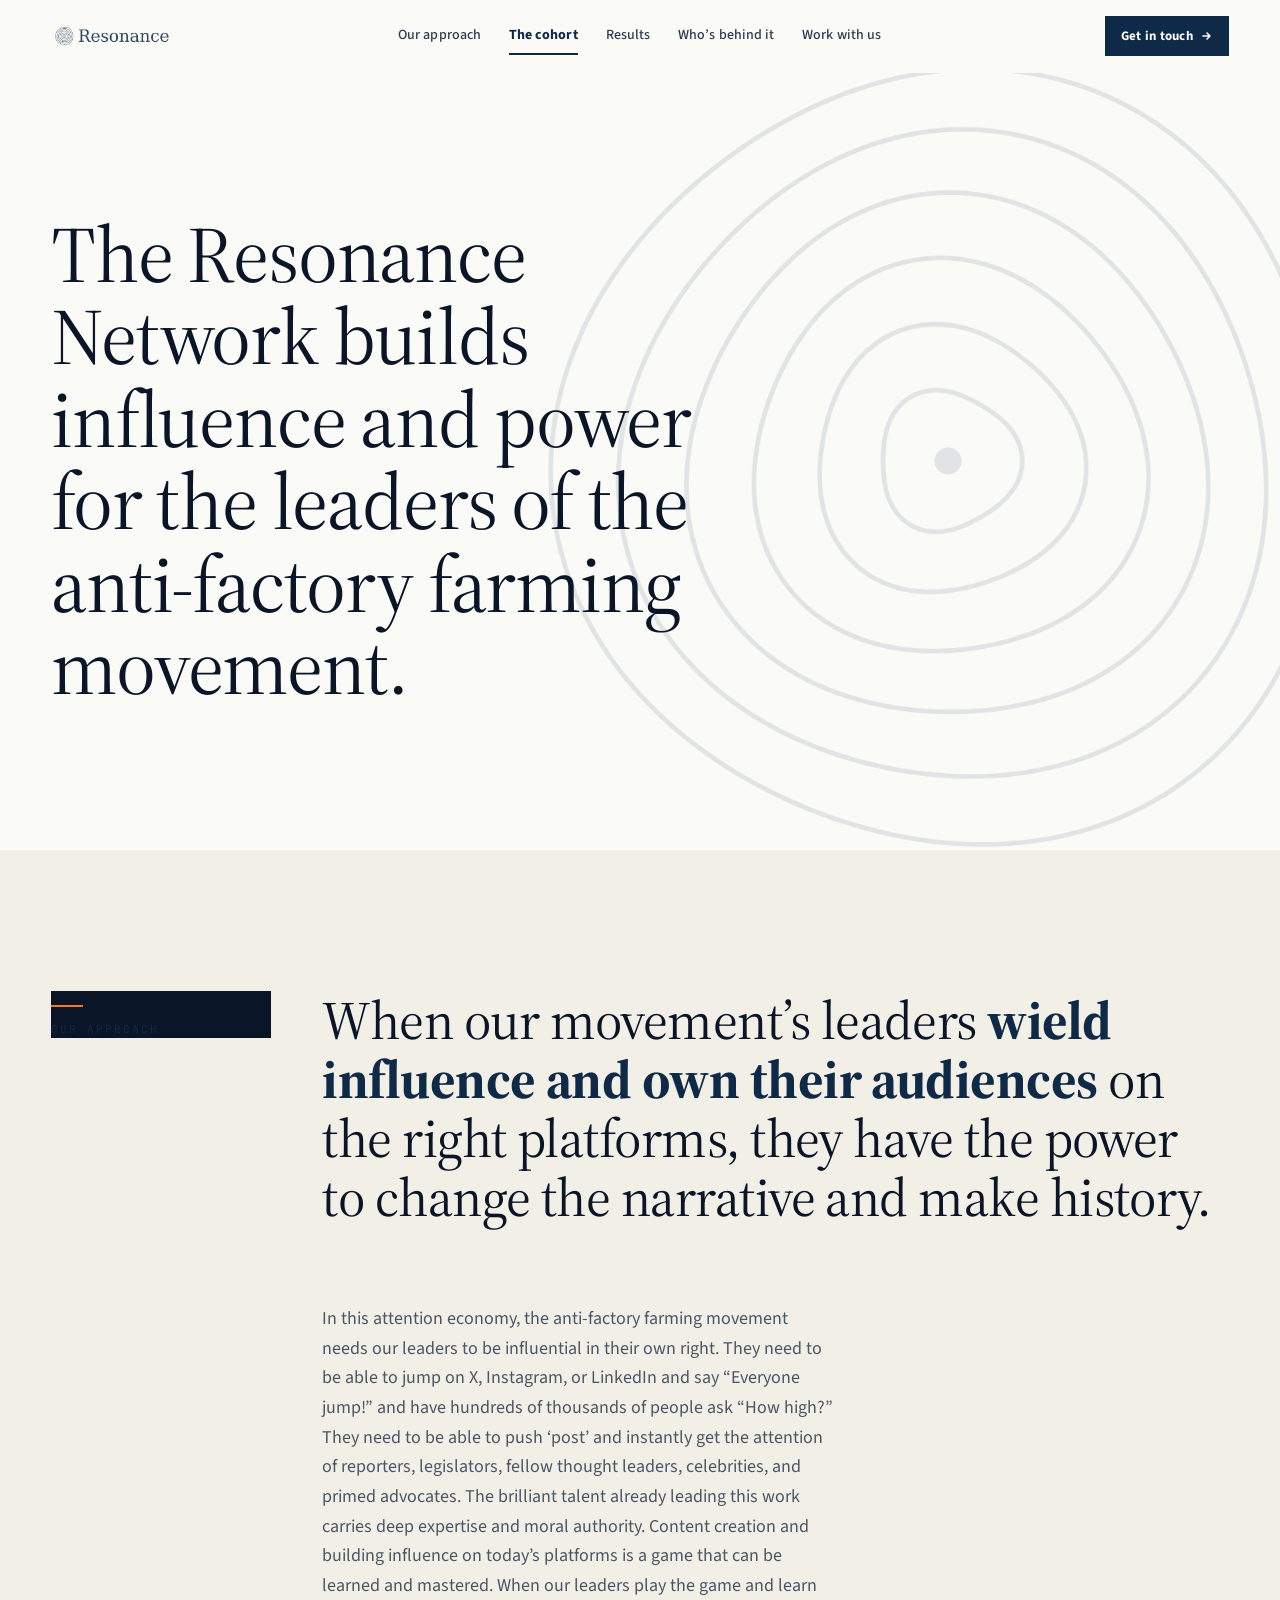
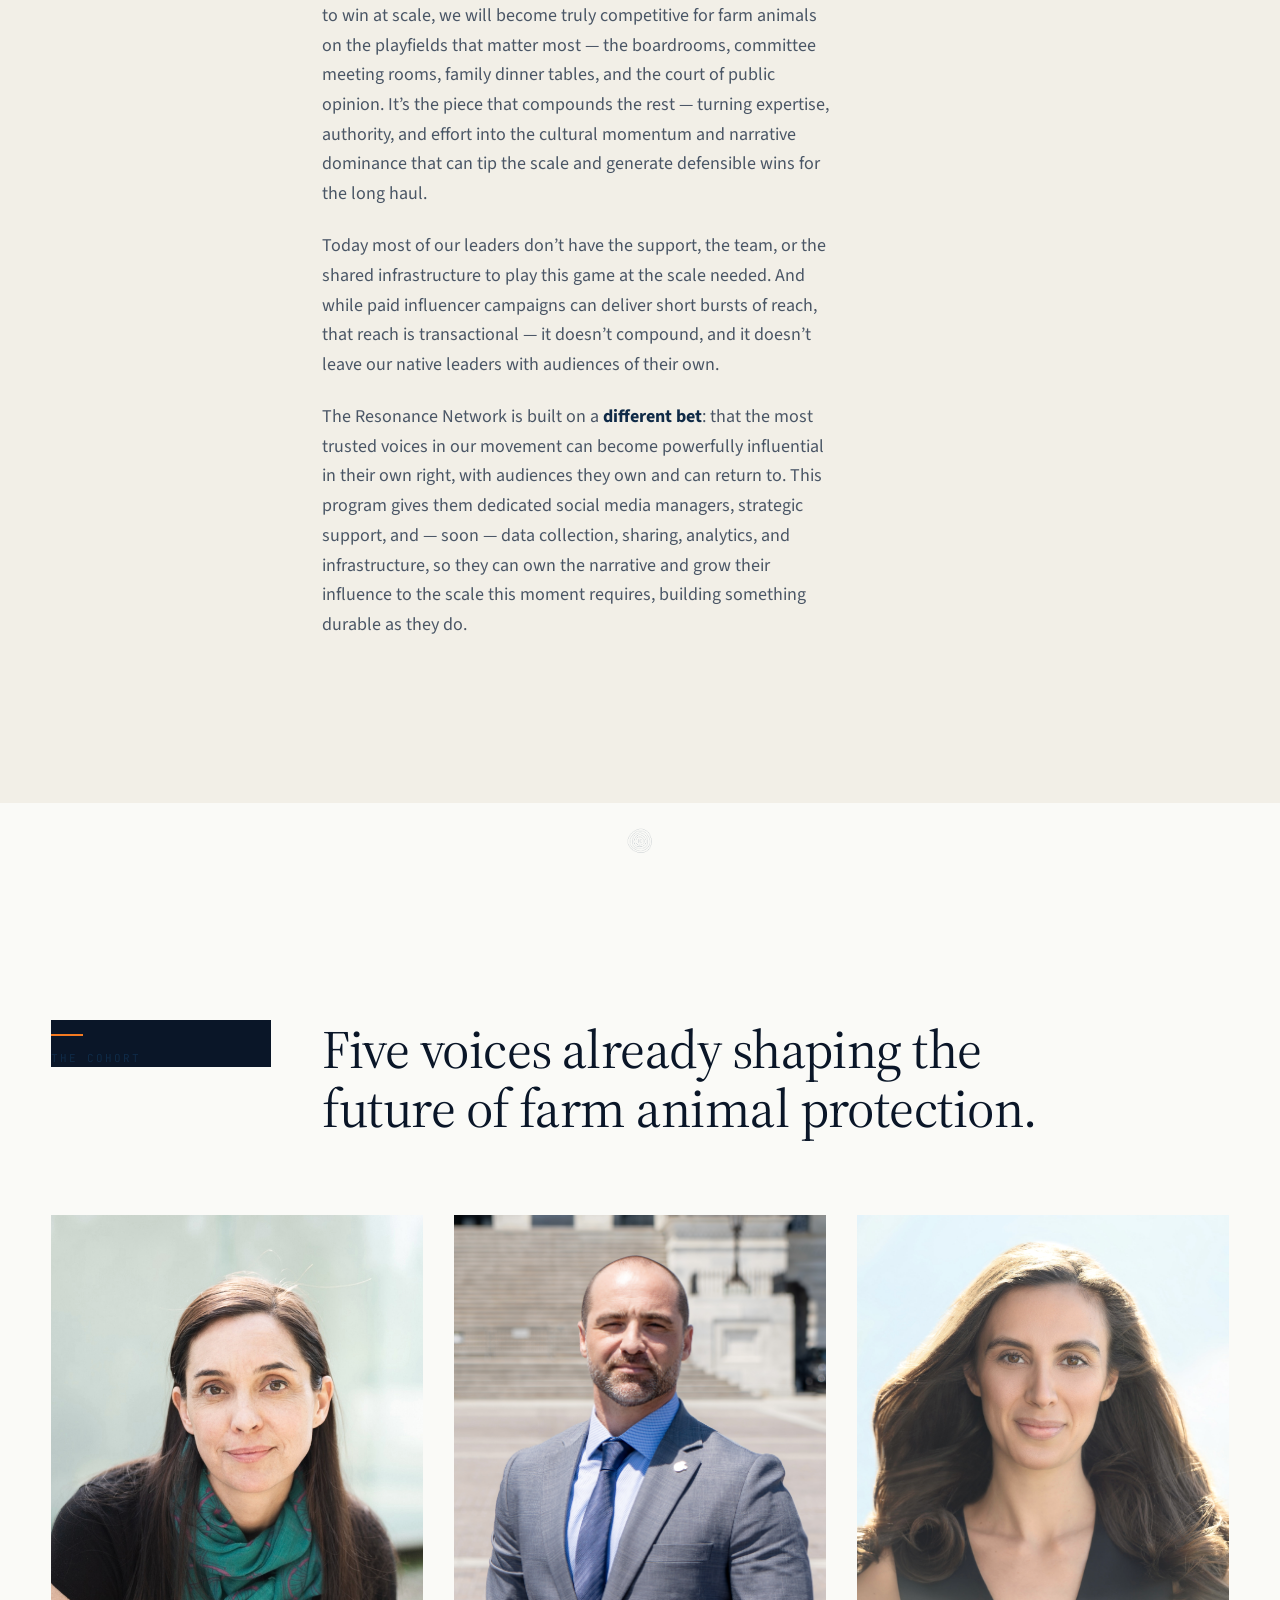
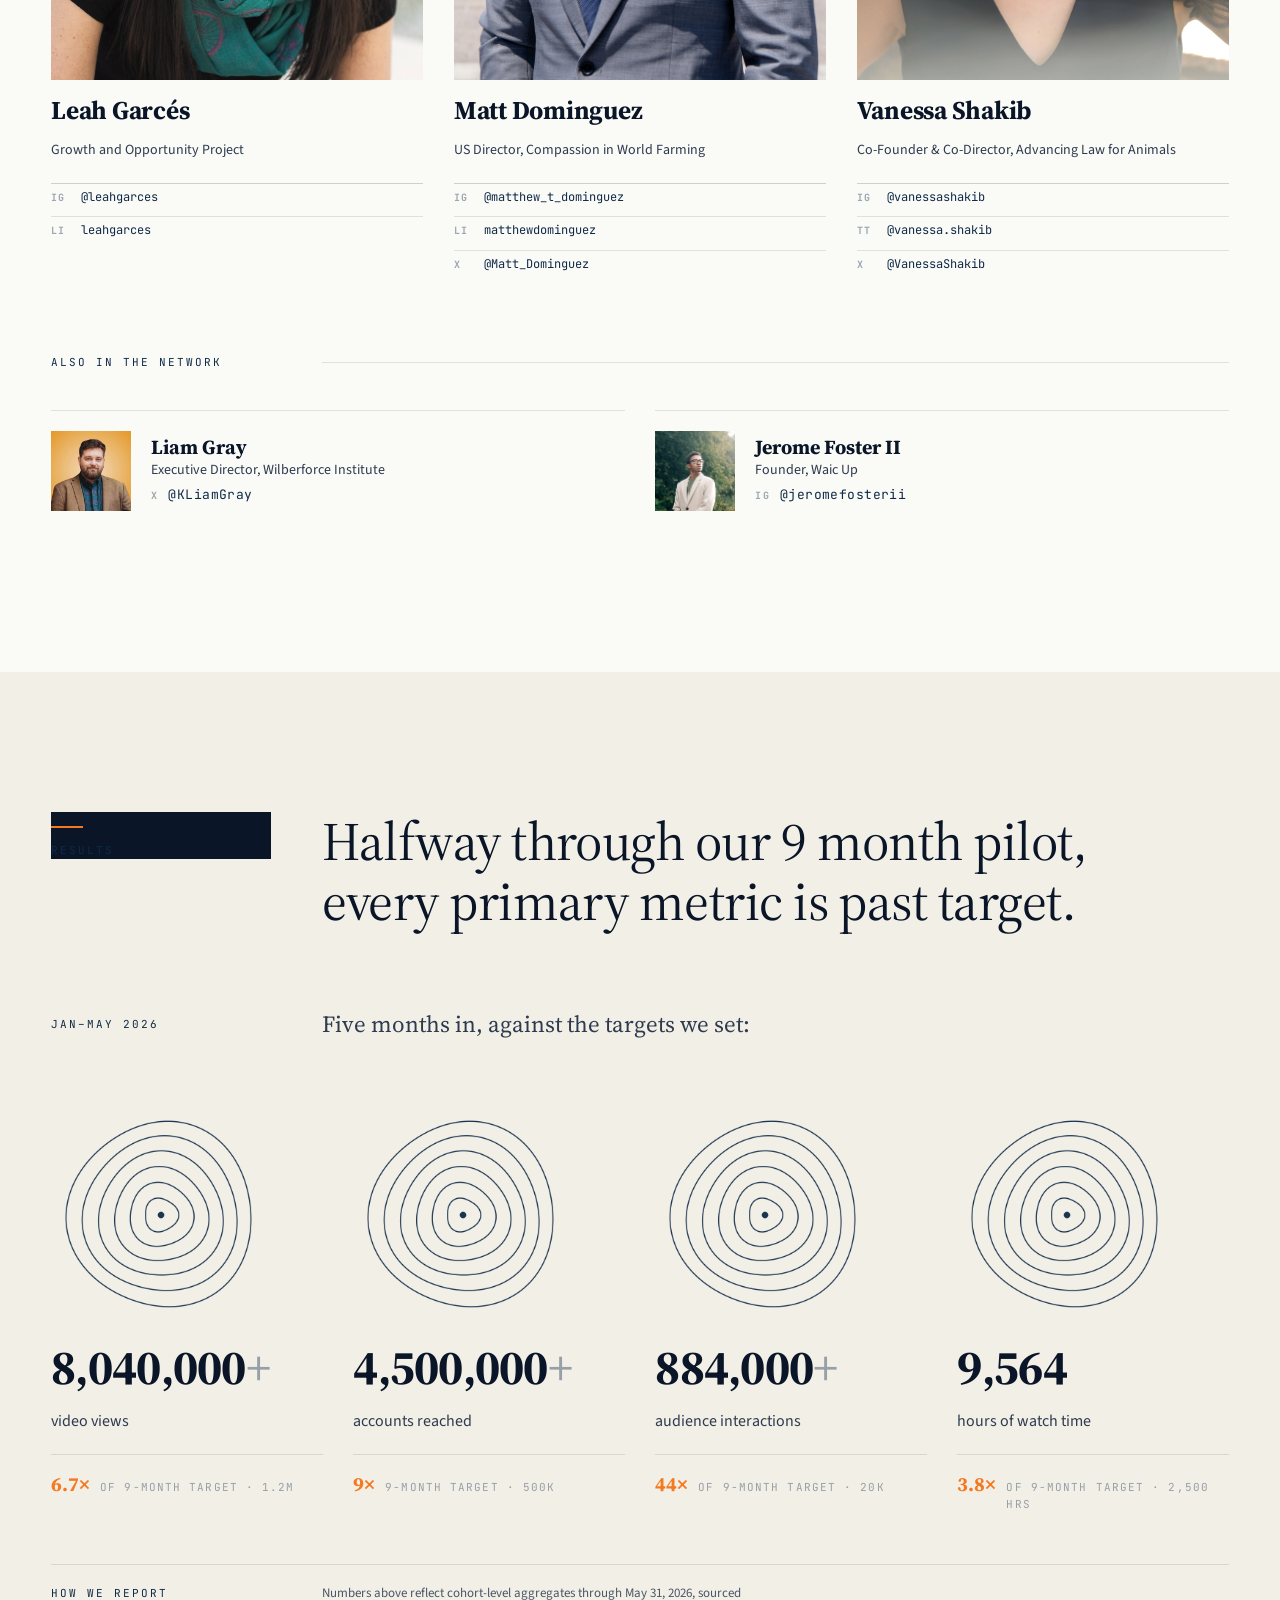
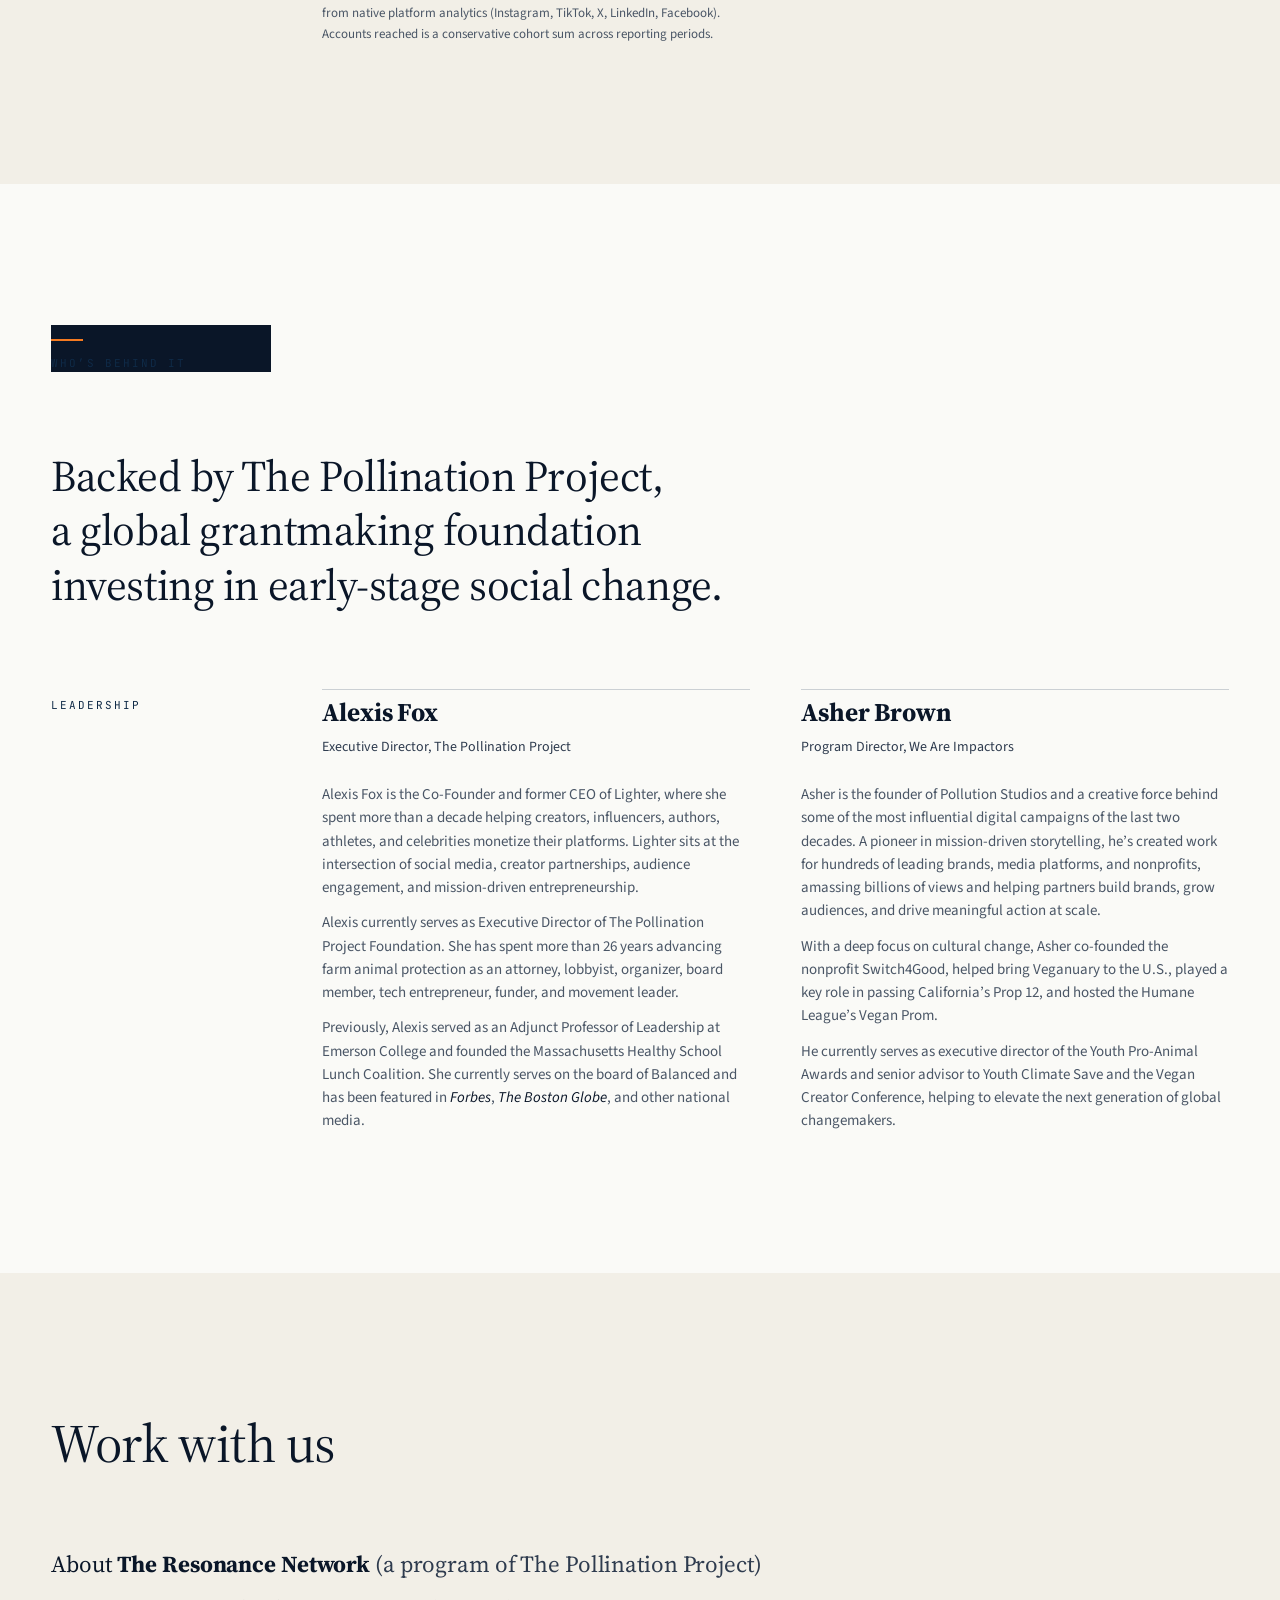
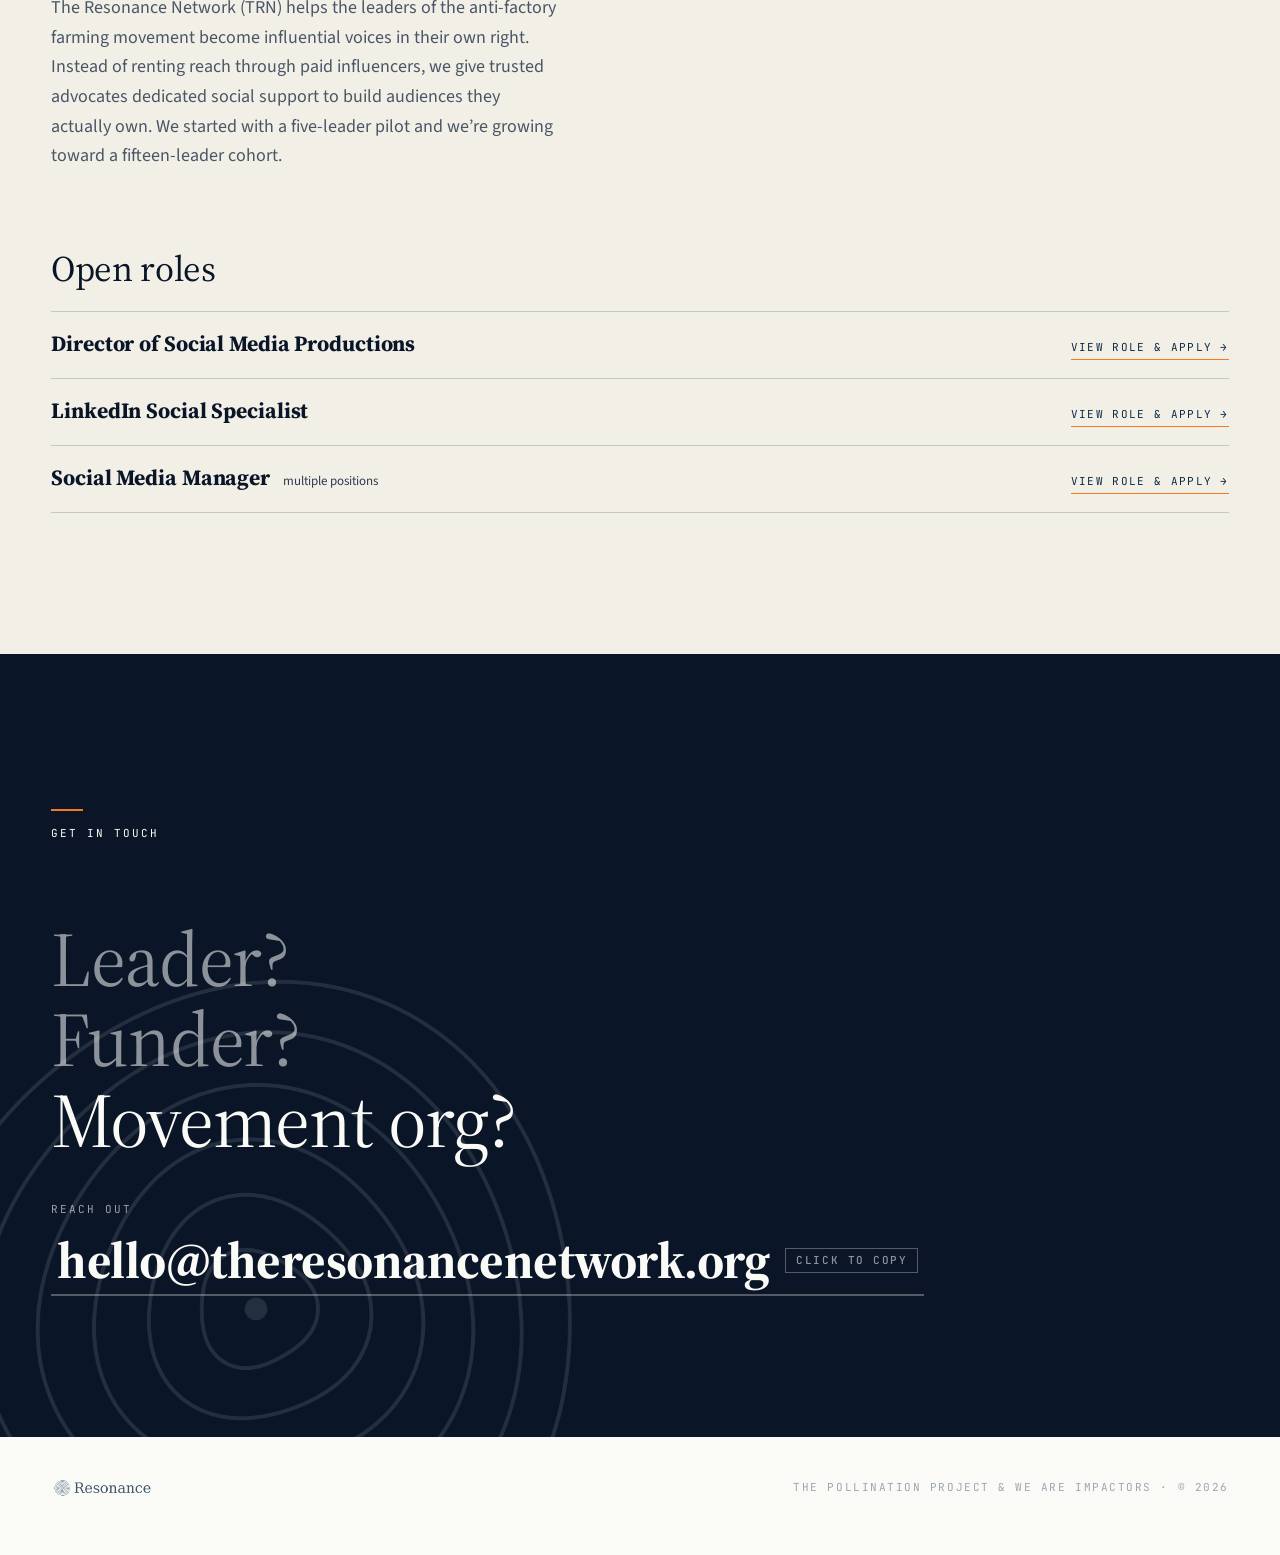
<file: index.html>
<!doctype html>
<html lang="en">
<head>
<meta charset="utf-8">
<meta name="viewport" content="width=device-width, initial-scale=1">
<title>Resonance — Building narrative power for farm animal protection</title>
<meta name="description" content="Resonance supports movement leaders using their platforms to advance farm animal welfare. A program of The Pollination Project and We Are Impactors.">

<link rel="preconnect" href="https://fonts.googleapis.com">
<link rel="preconnect" href="https://fonts.gstatic.com" crossorigin>
<link href="https://fonts.googleapis.com/css2?family=Source+Serif+4:opsz,wght@8..60,400;8..60,500;8..60,700&family=Source+Sans+3:wght@400;500;600;700&family=JetBrains+Mono:wght@400;500&display=swap" rel="stylesheet">
<link rel="stylesheet" href="styles.css">
<link rel="icon" type="image/png" href="assets/symbol.png">
</head>
<body>

<!-- NAV -->
<header class="nav" id="nav">
  <div class="wrap nav-inner">
    <a class="brand" href="#top" aria-label="Resonance — home">
      <img src="assets/wordmark-transparent.png" alt="Resonance">
    </a>
    <nav class="nav-links" id="navLinks" aria-label="Main">
      <a href="#theory" data-link>Our approach</a>
      <a href="#cohort" data-link>The cohort</a>
      <a href="#results" data-link>Results</a>
      <a href="#team" data-link>Who&rsquo;s behind it</a>
      <a href="#work" data-link>Work with us</a>
    </nav>
    <a href="#contact" class="nav-cta">
      <span>Get in touch</span>
      <svg viewBox="0 0 12 12" aria-hidden="true"><path d="M2 6h7M6 3l3 3-3 3" fill="none" stroke="currentColor" stroke-width="1.6" stroke-linecap="round" stroke-linejoin="round"/></svg>
    </a>
    <button class="nav-toggle" id="navToggle" aria-label="Open menu" aria-expanded="false">
      <svg viewBox="0 0 16 16" aria-hidden="true"><path d="M2 4h12M2 8h12M2 12h12" fill="none" stroke="currentColor" stroke-width="1.6" stroke-linecap="round"/></svg>
    </button>
  </div>
</header>

<a id="top"></a>

<!-- §01 HERO -->
<section class="hero block" data-section="hero">
  <div class="hero-ripple" aria-hidden="true">
    <img src="assets/symbol.png" alt="" class="hero-symbol">
  </div>
  <div class="wrap hero-grid">
    <div>
      <h1 class="hero-headline">The Resonance Network builds influence and power for the leaders of the <span style="white-space:nowrap">anti-factory</span> farming movement.</h1>
    </div>
  </div>
</section>

<!-- §02 OUR APPROACH -->
<section class="block cream" id="theory" data-section="theory">
  <div class="wrap">
    <div class="block-head">
      <div class="num">OUR APPROACH</div>
      <div>
        <h2 class="title">When our movement&rsquo;s leaders <em>wield influence and own their audiences</em> on the right platforms, they have the power to change the narrative and make history.</h2>
      </div>
    </div>
    <div class="theory-body">
      <div class="section-tag"></div>
      <div class="col">
        <p>In this attention economy, the anti-factory farming movement needs our leaders to be influential in their own right. They need to be able to jump on X, Instagram, or LinkedIn and say &ldquo;Everyone jump!&rdquo; and have hundreds of thousands of people ask &ldquo;How high?&rdquo; They need to be able to push &lsquo;post&rsquo; and instantly get the attention of reporters, legislators, fellow thought leaders, celebrities, and primed advocates. The brilliant talent already leading this work carries deep expertise and moral authority. Content creation and building influence on today&rsquo;s platforms is a game that can be learned and mastered. When our leaders play the game and learn to win at scale, we will become truly competitive for farm animals on the playfields that matter most &mdash; the boardrooms, committee meeting rooms, family dinner tables, and the court of public opinion. It&rsquo;s the piece that compounds the rest &mdash; turning expertise, authority, and effort into the cultural momentum and narrative dominance that can tip the scale and generate defensible wins for the long haul.</p>

        <p>Today most of our leaders don&rsquo;t have the support, the team, or the shared infrastructure to play this game at the scale needed. And while paid influencer campaigns can deliver short bursts of reach, that reach is transactional &mdash; it doesn&rsquo;t compound, and it doesn&rsquo;t leave our native leaders with audiences of their own.</p>

        <p>The Resonance Network is built on a <strong>different bet</strong>: that the most trusted voices in our movement can become powerfully influential in their own right, with audiences they own and can return to. This program gives them dedicated social media managers, strategic support, and &mdash; soon &mdash; data collection, sharing, analytics, and infrastructure, so they can own the narrative and grow their influence to the scale this moment requires, building something durable as they do.</p>
      </div>
    </div>
  </div>
</section>

<div class="divider"><img src="assets/symbol.png" alt="" aria-hidden="true"></div>

<!-- §03 THE COHORT -->
<section class="block" id="cohort" data-section="cohort">
  <div class="wrap">
    <div class="block-head">
      <div class="num">THE COHORT</div>
      <div>
        <h2 class="title">Five voices already shaping the future of farm animal protection.</h2>
      </div>
    </div>

    <div class="cohort-grid">
      <article class="lead">
        <div class="portrait">
          <img src="assets/portraits/leah-2.jpg" alt="Portrait of Leah Garcés">
        </div>
        <div class="name">Leah Garcés</div>
        <div class="role">Growth and Opportunity Project</div>
        <div class="links">
          <a href="https://instagram.com/leahgarces" target="_blank" rel="noopener"><span class="plat">IG</span><span class="handle">@leahgarces</span></a>
          <a href="https://linkedin.com/in/leahgarces" target="_blank" rel="noopener"><span class="plat">LI</span><span class="handle">leahgarces</span></a>
        </div>
      </article>

      <article class="lead">
        <div class="portrait">
          <img src="assets/portraits/matt.jpg" alt="Portrait of Matt Dominguez" style="object-position: 50% 18%;">
        </div>
        <div class="name">Matt Dominguez</div>
        <div class="role">US Director, Compassion in World Farming</div>
        <div class="links">
          <a href="https://instagram.com/matthew_t_dominguez" target="_blank" rel="noopener"><span class="plat">IG</span><span class="handle">@matthew_t_dominguez</span></a>
          <a href="https://linkedin.com/in/matthewdominguez" target="_blank" rel="noopener"><span class="plat">LI</span><span class="handle">matthewdominguez</span></a>
          <a href="https://x.com/Matt_Dominguez" target="_blank" rel="noopener"><span class="plat">X</span><span class="handle">@Matt_Dominguez</span></a>
        </div>
      </article>

      <article class="lead">
        <div class="portrait">
          <img src="assets/portraits/vanessa.jpg" alt="Portrait of Vanessa Shakib">
        </div>
        <div class="name">Vanessa Shakib</div>
        <div class="role">Co-Founder &amp; Co-Director, Advancing Law for Animals</div>
        <div class="links">
          <a href="https://instagram.com/vanessashakib" target="_blank" rel="noopener"><span class="plat">IG</span><span class="handle">@vanessashakib</span></a>
          <a href="https://www.tiktok.com/@vanessa.shakib" target="_blank" rel="noopener"><span class="plat">TT</span><span class="handle">@vanessa.shakib</span></a>
          <a href="https://x.com/VanessaShakib" target="_blank" rel="noopener"><span class="plat">X</span><span class="handle">@VanessaShakib</span></a>
        </div>
      </article>
    </div>

    <div class="cohort-divider">
      <div class="label">Also in the network</div>
      <div class="rule"></div>
    </div>

    <div class="secondary-grid">
      <div class="sec-lead">
        <div class="sec-portrait"><img src="assets/portraits/liam.jpg" alt="Portrait of Liam Gray"></div>
        <div class="sec-info">
          <div class="name">Liam Gray</div>
          <div class="role">Executive Director, Wilberforce Institute</div>
          <a class="sec-link" href="https://x.com/KLiamGray" target="_blank" rel="noopener"><span class="plat">X</span><span class="handle">@KLiamGray</span></a>
        </div>
      </div>
      <div class="sec-lead nolinerule">
        <div class="sec-portrait"><img src="assets/portraits/jerome.jpg" alt="Portrait of Jerome Foster II" style="object-position: 50% 8%; transform: scale(1.8); transform-origin: 50% 8%;"></div>
        <div class="sec-info">
          <div class="name">Jerome Foster II</div>
          <div class="role">Founder, Waic Up</div>
          <a class="sec-link" href="https://instagram.com/jeromefosterii" target="_blank" rel="noopener"><span class="plat">IG</span><span class="handle">@jeromefosterii</span></a>
        </div>
      </div>
    </div>
  </div>
</section>

<!-- §04 RESULTS -->
<section class="block cream" id="results" data-section="results">
  <div class="wrap">
    <div class="block-head">
      <div class="num">RESULTS</div>
      <div>
        <h2 class="title">Halfway through our 9 month pilot, every primary metric is past target.</h2>
      </div>
    </div>

    <div class="results-frame">
      <div class="label">Jan&ndash;May 2026</div>
      <div class="body">Five months in, against the targets we set:</div>
    </div>

    <div class="results-grid">
      <div class="stat" data-state="over">
        <div class="stat-ring" aria-hidden="true">
          <img src="assets/symbol.png" alt="" class="stat-symbol">
        </div>
        <div class="stat-num">8,040,000<span style="color:var(--cobalt-40);">+</span></div>
        <div class="stat-label">video views</div>
        <div class="stat-meter">
          <span class="pct">6.7&times;</span>
          <span class="target">of 9-month target &middot; 1.2M</span>
        </div>
      </div>

      <div class="stat" data-state="over">
        <div class="stat-ring" aria-hidden="true">
          <img src="assets/symbol.png" alt="" class="stat-symbol">
        </div>
        <div class="stat-num">4,500,000<span style="color:var(--cobalt-40);">+</span></div>
        <div class="stat-label">accounts reached</div>
        <div class="stat-meter">
          <span class="pct">9&times;</span>
          <span class="target">9-month target &middot; 500K</span>
        </div>
      </div>

      <div class="stat" data-state="over">
        <div class="stat-ring" aria-hidden="true">
          <img src="assets/symbol.png" alt="" class="stat-symbol">
        </div>
        <div class="stat-num">884,000<span style="color:var(--cobalt-40);">+</span></div>
        <div class="stat-label">audience interactions</div>
        <div class="stat-meter">
          <span class="pct">44&times;</span>
          <span class="target">of 9-month target &middot; 20K</span>
        </div>
      </div>

      <div class="stat" data-state="over">
        <div class="stat-ring" aria-hidden="true">
          <img src="assets/symbol.png" alt="" class="stat-symbol">
        </div>
        <div class="stat-num">9,564</div>
        <div class="stat-label">hours of watch time</div>
        <div class="stat-meter">
          <span class="pct">3.8&times;</span>
          <span class="target">of 9-month target &middot; 2,500 hrs</span>
        </div>
      </div>
    </div>

    <div class="results-methodology">
      <div class="label">How we report</div>
      <div class="body">Numbers above reflect cohort-level aggregates through May 31, 2026, sourced from native platform analytics (Instagram, TikTok, X, LinkedIn, Facebook). Accounts reached is a conservative cohort sum across reporting periods.</div>
    </div>
  </div>
</section>

<!-- §05 WHO'S BEHIND IT -->
<section class="block" id="team" data-section="team">
  <div class="wrap">
    <div class="block-head">
      <div class="num">WHO&rsquo;S BEHIND IT</div>
      <div></div>
    </div>

    <p class="funder-anchor">Backed by The Pollination Project, a global grantmaking foundation investing in early-stage social change.</p>

    <div class="team-grid">
      <div class="label">Leadership</div>
      <div class="person">
        <div class="name">Alexis Fox</div>
        <div class="role">Executive Director, The Pollination Project</div>
        <div class="bio">
          <p>Alexis Fox is the Co-Founder and former CEO of Lighter, where she spent more than a decade helping creators, influencers, authors, athletes, and celebrities monetize their platforms. Lighter sits at the intersection of social media, creator partnerships, audience engagement, and mission-driven entrepreneurship.</p>
          <p>Alexis currently serves as Executive Director of The Pollination Project Foundation. She has spent more than 26 years advancing farm animal protection as an attorney, lobbyist, organizer, board member, tech entrepreneur, funder, and movement leader.</p>
          <p>Previously, Alexis served as an Adjunct Professor of Leadership at Emerson College and founded the Massachusetts Healthy School Lunch Coalition. She currently serves on the board of Balanced and has been featured in <em>Forbes</em>, <em>The Boston Globe</em>, and other national media.</p>
        </div>
      </div>
      <div class="person">
        <div class="name">Asher Brown</div>
        <div class="role">Program Director, We Are Impactors</div>
        <div class="bio">
          <p>Asher is the founder of Pollution Studios and a creative force behind some of the most influential digital campaigns of the last two decades. A pioneer in mission-driven storytelling, he&rsquo;s created work for hundreds of leading brands, media platforms, and nonprofits, amassing billions of views and helping partners build brands, grow audiences, and drive meaningful action at scale.</p>
          <p>With a deep focus on cultural change, Asher co-founded the nonprofit Switch4Good, helped bring Veganuary to the U.S., played a key role in passing California&rsquo;s Prop 12, and hosted the Humane League&rsquo;s Vegan Prom.</p>
          <p>He currently serves as executive director of the Youth Pro-Animal Awards and senior advisor to Youth Climate Save and the Vegan Creator Conference, helping to elevate the next generation of global changemakers.</p>
        </div>
      </div>
    </div>
  </div>
</section>

<!-- §06 WORK WITH US -->
<section class="block cream" id="work" data-section="work">
  <div class="wrap">
    <div class="block-head">
      <div>
        <h2 class="title">Work with us</h2>
      </div>
    </div>

    <div class="work-body">
      <div class="col">
        <h3 class="work-sub"><span style="font-weight: normal;">About</span> The Resonance Network <span class="work-sub-note">(a program of The Pollination Project)</span></h3>
        <p>The Resonance Network (TRN) helps the leaders of the anti-factory farming movement become influential voices in their own right. Instead of renting reach through paid influencers, we give trusted advocates dedicated social support to build audiences they actually own. We started with a five-leader pilot and we&rsquo;re growing toward a fifteen-leader cohort.</p>
      </div>
    </div>

    <div class="roles">
      <h3 class="work-sub">Open roles</h3>
      <ul class="role-list">
        <li class="role-item">
          <div class="role-name">Director of Social Media Productions</div>
          <a class="role-link" href="https://www.linkedin.com/jobs/view/4460970299/" target="_blank" rel="noopener">View role &amp; apply &rarr;</a>
        </li>
        <li class="role-item">
          <div class="role-name">LinkedIn Social Specialist</div>
          <a class="role-link" href="https://jobs.gusto.com/postings/the-pollination-project-linkedin-specialist-1eee9ce4-c710-46f8-ad74-bd0a80a5caf0" target="_blank" rel="noopener">View role &amp; apply &rarr;</a>
        </li>
        <li class="role-item">
          <div class="role-name">Social Media Manager <span class="role-note">multiple positions</span></div>
          <a class="role-link" href="https://jobs.gusto.com/postings/the-pollination-project-social-media-manager-multiple-roles-f7b0d84b-8a3c-4a59-9555-1e7027841e55" target="_blank" rel="noopener">View role &amp; apply &rarr;</a>
        </li>
      </ul>
    </div>
  </div>
</section>

<!-- §07 GET IN TOUCH -->
<section class="block contact" id="contact" data-section="contact">
  <div class="contact-ripple" aria-hidden="true">
    <img src="assets/symbol.png" alt="">
  </div>

  <div class="wrap">
    <div class="block-head">
      <div class="num"><span style="color:#fafaf7;">GET IN TOUCH</span></div>
      <div></div>
    </div>

    <h3 class="contact-headline">
      <span class="who">Leader?</span>
      <span class="who">Funder?</span>
      Movement org?
    </h3>

    <div class="email-door">
      <span class="label">Reach out</span>
      <button class="email" id="emailBtn" type="button" aria-label="Copy email address">
        hello@theresonancenetwork.org
        <span class="copy-tag" id="copyTag">Click to copy</span>
      </button>
    </div>
  </div>
</section>

<!-- FOOTER -->
<footer class="footer">
  <div class="wrap footer-inner">
    <img src="assets/wordmark-transparent.png" alt="Resonance">
    <span class="credit">The Pollination Project &amp; We Are Impactors · © 2026</span>
  </div>
</footer>

<script>
  // Sticky nav border on scroll
  const nav = document.getElementById('nav');
  window.addEventListener('scroll', () => {
    nav.classList.toggle('is-scrolled', window.scrollY > 8);
  }, { passive: true });
  nav.classList.toggle('is-scrolled', window.scrollY > 8);

  // Active section highlight
  const links = Array.from(document.querySelectorAll('.nav-links a[data-link]'));
  const sections = links.map(a => document.getElementById(a.getAttribute('href').slice(1))).filter(Boolean);
  if ('IntersectionObserver' in window) {
    const io = new IntersectionObserver((entries) => {
      const visible = entries.filter(e => e.isIntersecting).sort((a, b) => b.intersectionRatio - a.intersectionRatio);
      if (visible[0]) {
        const id = visible[0].target.id;
        links.forEach(a => a.classList.toggle('active', a.getAttribute('href') === '#' + id));
      }
    }, { rootMargin: '-30% 0px -50% 0px', threshold: [0, 0.2, 0.5, 0.8] });
    sections.forEach(s => io.observe(s));
  }

  // Mobile nav toggle
  const toggle = document.getElementById('navToggle');
  toggle && toggle.addEventListener('click', () => {
    const open = nav.classList.toggle('is-open');
    toggle.setAttribute('aria-expanded', open ? 'true' : 'false');
  });
  document.querySelectorAll('.nav-links a').forEach(a => a.addEventListener('click', () => nav.classList.remove('is-open')));

  // Copy-to-clipboard email
  const emailBtn = document.getElementById('emailBtn');
  const copyTag = document.getElementById('copyTag');
  emailBtn && emailBtn.addEventListener('click', async () => {
    const email = 'hello@theresonancenetwork.org';
    try {
      await navigator.clipboard.writeText(email);
      copyTag.classList.add('copied');
      copyTag.textContent = 'Copied ✓';
      setTimeout(() => { copyTag.classList.remove('copied'); copyTag.textContent = 'Click to copy'; }, 2200);
    } catch {
      window.location.href = 'mailto:' + email;
    }
  });
</script>

</body>
</html>
</file>
<file: styles.css>
/* =========================================================
   Resonance — site styles
   Type: Source Serif 4 + Source Sans 3 + JetBrains Mono
   Emphasis: bold cobalt only. Orange reserved for data + brand moments.
========================================================= */

:root {
  --cobalt: #0F2A47;
  --cobalt-08: rgba(15, 42, 71, 0.08);
  --cobalt-12: rgba(15, 42, 71, 0.12);
  --cobalt-20: rgba(15, 42, 71, 0.20);
  --cobalt-40: rgba(15, 42, 71, 0.40);
  --warm: #FAFAF7;
  --cream: #F2EFE7;
  --ink: #0A1628;
  --slate: #2E3B4E;
  --body: #4A5666;
  --signal: #2E7D5F;
  --orange: #F47A21;

  --serif: "Source Serif 4", "DejaVu Serif", Georgia, serif;
  --sans:  "Source Sans 3", "DejaVu Sans", -apple-system, system-ui, sans-serif;
  --mono:  "JetBrains Mono", ui-monospace, "SF Mono", Menlo, monospace;

  --gutter: clamp(20px, 4vw, 64px);
  --max: 1440px;
}

* { box-sizing: border-box; }
html { scroll-behavior: smooth; }

body {
  margin: 0;
  background: var(--warm);
  color: var(--body);
  font-family: var(--sans);
  font-size: 17px;
  line-height: 1.55;
  -webkit-font-smoothing: antialiased;
  text-rendering: optimizeLegibility;
}

a { color: inherit; text-decoration: none; }

/* ------- layout ------- */
.wrap {
  width: 100%;
  max-width: var(--max);
  margin-inline: auto;
  padding-inline: var(--gutter);
}

.section-tag {
  font-family: var(--mono);
  font-size: 11px;
  letter-spacing: 0.18em;
  color: var(--cobalt-40);
  text-transform: uppercase;
}

/* ------- nav ------- */
.nav {
  position: sticky;
  top: 0;
  z-index: 50;
  background: color-mix(in oklab, var(--warm) 92%, transparent);
  backdrop-filter: saturate(140%) blur(10px);
  -webkit-backdrop-filter: saturate(140%) blur(10px);
  border-bottom: 1px solid transparent;
  transition: border-color .25s ease, background .25s ease;
}
.nav.is-scrolled { border-bottom-color: var(--cobalt-12); }

.nav-inner {
  display: flex;
  align-items: center;
  justify-content: space-between;
  height: 72px;
  gap: 24px;
}

.brand { display: flex; align-items: center; color: var(--ink); }
.brand img { height: 26px; width: auto; display: block; }

.nav-links { display: flex; align-items: center; gap: 28px; }
.nav-links a {
  font-family: var(--sans);
  font-size: 14px;
  font-weight: 500;
  color: var(--slate);
  position: relative;
  padding: 6px 0;
  letter-spacing: 0.005em;
  transition: color .2s ease;
}
.nav-links a:hover { color: var(--cobalt); }
.nav-links a.active { color: var(--cobalt); font-weight: 700; }
.nav-links a.active::after {
  content: "";
  position: absolute;
  left: 0; right: 0; bottom: -2px;
  height: 2px;
  background: var(--cobalt);
}

.nav-cta {
  font-family: var(--sans);
  font-size: 13px;
  font-weight: 700;
  letter-spacing: 0.02em;
  color: var(--warm);
  background: var(--cobalt);
  padding: 10px 16px;
  display: inline-flex;
  align-items: center;
  gap: 8px;
  white-space: nowrap;
  flex-shrink: 0;
  transition: background .2s ease;
}
.nav-cta span { white-space: nowrap; }
.nav-cta:hover { background: var(--ink); }
.nav-cta svg { width: 12px; height: 12px; }

.nav-toggle { display: none; }

/* ------- hero ------- */
.hero {
  position: relative;
  padding-top: clamp(80px, 14vh, 160px);
  padding-bottom: clamp(80px, 14vh, 160px);
  overflow: hidden;
  isolation: isolate;
}
.hero-grid {
  display: grid;
  grid-template-columns: 1fr;
  gap: clamp(36px, 6vw, 80px);
}
.hero-headline {
  font-family: var(--serif);
  font-weight: 400;
  font-size: clamp(40px, 6.2vw, 88px);
  line-height: 1.04;
  letter-spacing: -0.015em;
  color: var(--ink);
  max-width: 18ch;
  margin: 0;
  text-wrap: balance;
}
.hero-headline em {
  font-style: normal;
  font-weight: 700;
  color: var(--cobalt);
}
.hero-ripple {
  position: absolute;
  right: -10vw;
  top: 50%;
  transform: translateY(-50%);
  width: min(78vw, 920px);
  aspect-ratio: 1;
  pointer-events: none;
  z-index: -1;
  opacity: 0.10;
}
.hero-ripple .hero-symbol {
  width: 100%;
  height: 100%;
  object-fit: contain;
  display: block;
  animation: ripple-pulse 9s ease-in-out infinite;
  transform-origin: 50% 50%;
}
@keyframes ripple-pulse {
  0%, 100% { transform: scale(1); }
  50%       { transform: scale(1.04); }
}

/* ------- generic section ------- */
section.block {
  padding-block: clamp(80px, 11vw, 160px);
  position: relative;
}
section.block.cream { background: var(--cream); }

.block-head {
  display: grid;
  grid-template-columns: 220px 1fr;
  gap: clamp(24px, 4vw, 64px);
  margin-bottom: clamp(40px, 6vw, 80px);
  align-items: start;
}
.block-head:not(:has(.num)) { grid-template-columns: 1fr; }
.block-head .num {
  font-family: var(--mono);
  font-size: 11px;
  letter-spacing: 0.18em;
  text-transform: uppercase;
  color: var(--cobalt);
  padding-top: 14px;
  position: relative;
}
.block-head .num::before {
  content: "";
  display: block;
  width: 32px;
  height: 2px;
  background: var(--orange);
  margin-bottom: 14px;
}
.block-head .title {
  font-family: var(--serif);
  font-weight: 400;
  font-size: clamp(32px, 4.2vw, 56px);
  line-height: 1.1;
  letter-spacing: -0.01em;
  color: var(--ink);
  margin: 0;
  text-wrap: balance;
}
.block-head .title em {
  font-style: normal;
  font-weight: 700;
  color: var(--cobalt);
}
.block-head .lede {
  margin-top: 18px;
  font-family: var(--serif);
  font-size: clamp(18px, 1.5vw, 22px);
  line-height: 1.45;
  color: var(--slate);
  max-width: 56ch;
}

/* ------- §02 theory ------- */
.theory-body {
  display: grid;
  grid-template-columns: 220px 1fr;
  gap: clamp(24px, 4vw, 64px);
}
.theory-body .col { max-width: 64ch; }
.theory-body p {
  margin: 0 0 1.25em;
  font-size: 18px;
  line-height: 1.65;
  color: var(--body);
}
.theory-body p strong { color: var(--cobalt); font-weight: 700; }

/* ------- §03 cohort ------- */
.cohort-grid {
  display: grid;
  grid-template-columns: repeat(3, 1fr);
  gap: clamp(20px, 2.4vw, 40px);
}
.lead { display: flex; flex-direction: column; gap: 16px; }

.portrait {
  position: relative;
  aspect-ratio: 4 / 5;
  background: var(--cobalt-08);
  overflow: hidden;
}
.portrait img {
  position: absolute;
  inset: 0;
  width: 100%;
  height: 100%;
  object-fit: cover;
  display: block;
  filter: grayscale(0.15) contrast(1.02);
}
.portrait::before {
  content: "";
  position: absolute;
  inset: 0;
  background-image: repeating-linear-gradient(
    -28deg,
    transparent 0, transparent 12px,
    var(--cobalt-12) 12px, var(--cobalt-12) 13px
  );
  pointer-events: none;
  opacity: 0;
}
.portrait:not(:has(img))::before { opacity: 1; }

.lead .name {
  font-family: var(--serif);
  font-weight: 700;
  font-size: clamp(22px, 2vw, 28px);
  line-height: 1.15;
  color: var(--ink);
  letter-spacing: -0.01em;
}
.lead .role {
  font-size: 14px;
  color: var(--slate);
  line-height: 1.4;
}
.lead .quote { display: none; }

.lead .links {
  margin-top: 6px;
  display: flex;
  flex-direction: column;
  gap: 6px;
  font-family: var(--mono);
  font-size: 11px;
  letter-spacing: 0.04em;
  color: var(--cobalt);
}
.lead .links a {
  display: grid;
  grid-template-columns: 22px 1fr;
  align-items: baseline;
  gap: 8px;
  padding: 4px 0;
  border-top: 1px solid var(--cobalt-12);
  transition: color .15s ease;
}
.lead .links a:first-child { border-top: 1px solid var(--cobalt-20); }
.lead .links a:hover { color: var(--ink); }
.lead .links .plat {
  font-weight: 700;
  letter-spacing: 0.12em;
  text-transform: uppercase;
  color: var(--cobalt-40);
  font-size: 10px;
}
.lead .links .handle {
  font-size: 12px;
  letter-spacing: 0;
  text-transform: none;
  color: var(--cobalt);
}
.lead .links a:hover .handle { color: var(--ink); }

.cohort-divider {
  margin: clamp(48px, 6vw, 80px) 0 clamp(24px, 3vw, 40px);
  display: grid;
  grid-template-columns: 220px 1fr;
  gap: clamp(24px, 4vw, 64px);
  align-items: center;
}
.cohort-divider .label {
  font-family: var(--mono);
  font-size: 11px;
  letter-spacing: 0.18em;
  text-transform: uppercase;
  color: var(--cobalt);
}
.cohort-divider .rule { height: 1px; background: var(--cobalt-12); }

.secondary-grid {
  display: grid;
  grid-template-columns: repeat(2, 1fr);
  gap: clamp(20px, 2.4vw, 40px);
}
.sec-lead {
  display: grid;
  grid-template-columns: 80px 1fr;
  gap: 20px;
  align-items: center;
  padding: 20px 0;
  border-top: 1px solid var(--cobalt-12);
}
.sec-lead:last-child { border-bottom: 1px solid var(--cobalt-12); }
.sec-lead.nolinerule { border-bottom: 0 !important; }

.sec-portrait {
  aspect-ratio: 1;
  width: 80px;
  background: var(--cobalt-08);
  position: relative;
  overflow: hidden;
}
.sec-portrait img {
  width: 100%;
  height: 100%;
  object-fit: cover;
  display: block;
  filter: grayscale(0.15) contrast(1.02);
}
.sec-portrait::before {
  content: "";
  position: absolute;
  inset: 0;
  background-image: repeating-linear-gradient(
    -28deg,
    transparent 0, transparent 8px,
    var(--cobalt-12) 8px, var(--cobalt-12) 9px
  );
  pointer-events: none;
  opacity: 0;
}
.sec-portrait:not(:has(img))::before { opacity: 1; }

.sec-info .name { font-family: var(--serif); font-weight: 700; font-size: 20px; color: var(--ink); line-height: 1.2; }
.sec-info .role { font-size: 14px; color: var(--slate); line-height: 1.3; margin-top: 2px; }

.sec-link {
  font-family: var(--mono);
  font-size: 11px;
  letter-spacing: 0.04em;
  color: var(--cobalt);
  display: inline-flex;
  align-items: baseline;
  gap: 10px;
  margin-top: 6px;
}
.sec-link .plat { font-weight: 700; letter-spacing: 0.12em; text-transform: uppercase; color: var(--cobalt-40); font-size: 10px; }
.sec-link .handle { font-size: 13px; }
.sec-link:hover, .sec-link:hover .handle { color: var(--ink); }

/* ------- §04 results ------- */
.results-grid {
  display: grid;
  grid-template-columns: repeat(4, 1fr);
  gap: clamp(20px, 2.4vw, 36px);
}
.stat { display: flex; flex-direction: column; gap: 18px; }
.stat-ring { position: relative; aspect-ratio: 1; width: 100%; max-width: 220px; }
.stat-symbol {
  width: 100%;
  height: 100%;
  object-fit: contain;
  display: block;
  transition: opacity .3s ease, transform .3s ease;
}
.stat[data-state="over"]  .stat-symbol { transform: scale(1.0); opacity: 0.95; }
.stat[data-state="pace"]  .stat-symbol { transform: scale(0.78); opacity: 0.55; }
.stat[data-state="under"] .stat-symbol { transform: scale(0.6); opacity: 0.4; filter: hue-rotate(-200deg) saturate(2); }

.stat-num {
  font-family: var(--serif);
  font-weight: 700;
  font-size: clamp(32px, 3.8vw, 52px);
  line-height: 1;
  color: var(--ink);
  letter-spacing: -0.015em;
}
.stat-label { font-family: var(--sans); font-size: 16px; color: var(--slate); line-height: 1.4; }
.stat-meter {
  display: flex;
  align-items: baseline;
  gap: 10px;
  margin-top: 4px;
  padding-top: 14px;
  border-top: 1px solid var(--cobalt-12);
}
.stat-meter .pct { font-family: var(--serif); font-weight: 700; font-size: 20px; color: var(--orange); }
.stat-meter .pct.behind { color: var(--signal); }
.stat-meter .target { font-family: var(--mono); font-size: 11px; letter-spacing: 0.10em; text-transform: uppercase; color: var(--cobalt-40); }

.results-frame {
  margin-bottom: clamp(40px, 6vw, 64px);
  display: grid;
  grid-template-columns: 220px 1fr;
  gap: clamp(24px, 4vw, 64px);
}
.results-frame .label { font-family: var(--mono); font-size: 11px; letter-spacing: 0.18em; text-transform: uppercase; color: var(--cobalt); padding-top: 8px; }
.results-frame .body { font-family: var(--serif); font-size: clamp(20px, 1.8vw, 26px); line-height: 1.45; color: var(--slate); max-width: 56ch; }

.results-methodology {
  margin-top: clamp(40px, 4vw, 56px);
  padding-top: 18px;
  border-top: 1px solid var(--cobalt-12);
  display: grid;
  grid-template-columns: 220px 1fr;
  gap: clamp(24px, 4vw, 64px);
}
.results-methodology .label { font-family: var(--mono); font-size: 11px; letter-spacing: 0.18em; text-transform: uppercase; color: var(--cobalt); padding-top: 2px; }
.results-methodology .body { font-family: var(--sans); font-size: 13px; line-height: 1.55; color: var(--body); max-width: 72ch; }

/* ------- §05 team ------- */
.funder-anchor {
  font-family: var(--serif);
  font-weight: 400;
  font-size: clamp(28px, 3.4vw, 44px);
  line-height: 1.25;
  color: var(--ink);
  letter-spacing: -0.01em;
  max-width: 32ch;
  margin: 0 0 clamp(48px, 6vw, 80px);
  text-wrap: balance;
}
.funder-anchor strong { color: var(--orange); font-weight: 700; }

.team-grid {
  display: grid;
  grid-template-columns: 220px 1fr 1fr;
  gap: clamp(24px, 4vw, 64px);
}
.team-grid .label { font-family: var(--mono); font-size: 11px; letter-spacing: 0.18em; text-transform: uppercase; color: var(--cobalt); padding-top: 8px; }

.person {
  display: flex;
  flex-direction: column;
  gap: 10px;
  padding-top: 8px;
  border-top: 1px solid var(--cobalt-20);
}
.person .name { font-family: var(--serif); font-weight: 700; font-size: clamp(22px, 2vw, 28px); line-height: 1.15; color: var(--ink); letter-spacing: -0.005em; }
.person .role { font-size: 14px; color: var(--slate); }
.person .bio { margin-top: 14px; display: flex; flex-direction: column; gap: 12px; }
.person .bio p { margin: 0; font-family: var(--sans); font-size: 15px; line-height: 1.55; color: var(--body); }
.person .bio em { font-style: italic; color: var(--ink); }

/* ------- §06 work with us ------- */
.work-body{display:grid;grid-template-columns:1fr;gap:clamp(24px,4vw,64px)}
.work-body .col{max-width:64ch}
.work-sub{font-family:var(--serif);font-weight:700;font-size:clamp(20px,1.8vw,26px);line-height:1.25;color:var(--ink);letter-spacing:-0.005em;margin:0 0 14px;max-width:none;white-space:nowrap}
.work-sub-note{font-weight:400;color:var(--slate)}
.work-body p{margin:0;font-size:18px;line-height:1.65;color:var(--body)}
.roles{margin-top:clamp(48px,6vw,80px);display:block}
.roles .work-sub{font-weight:400;font-size:clamp(26px,2.8vw,36px);line-height:1.15;letter-spacing:-0.01em;margin-bottom:22px}
.role-list{list-style:none;margin:0;padding:0;display:flex;flex-direction:column}
.role-item{display:flex;align-items:baseline;justify-content:space-between;gap:24px;padding:18px 0;border-top:1px solid var(--cobalt-20)}
.role-item:last-child{border-bottom:1px solid var(--cobalt-20)}
.role-name{font-family:var(--serif);font-weight:700;font-size:clamp(19px,1.7vw,24px);line-height:1.2;color:var(--ink);letter-spacing:-0.005em}
.role-note{font-family:var(--sans);font-weight:400;font-size:13px;color:var(--slate);letter-spacing:0;margin-left:8px}
.role-link{font-family:var(--mono);font-size:11px;letter-spacing:0.12em;text-transform:uppercase;color:var(--cobalt);white-space:nowrap;border-bottom:1px solid var(--orange);padding-bottom:3px;transition:color .15s ease}
.role-link:hover{color:var(--ink)}
.role-soon{font-family:var(--mono);font-size:11px;letter-spacing:0.12em;text-transform:uppercase;color:var(--slate);white-space:nowrap}

/* ------- §07 contact ------- */
.contact {
  background: var(--ink);
  color: var(--warm);
  position: relative;
  overflow: hidden;
}
.contact .block-head:not(:has(.num)) { grid-template-columns: 1fr; }
.block-head .num { background-color: var(--ink); }
.contact .block-head .num::before { background: var(--orange); }
.contact .block-head .title { color: var(--warm); }

.contact-headline {
  font-family: var(--serif);
  font-weight: 400;
  font-size: clamp(40px, 6vw, 88px);
  line-height: 1.05;
  letter-spacing: -0.015em;
  color: var(--warm);
  margin: 0 0 32px;
  max-width: 18ch;
  text-wrap: balance;
}
.contact-headline .who { display: block; color: color-mix(in oklab, var(--warm) 55%, transparent); }

.email-door { display: inline-flex; flex-direction: column; gap: 16px; margin-top: 8px; }
.email-door .label { font-family: var(--mono); font-size: 11px; letter-spacing: 0.18em; text-transform: uppercase; color: color-mix(in oklab, var(--warm) 60%, transparent); }

.email {
  font-family: var(--serif);
  font-weight: 700;
  font-size: clamp(28px, 4vw, 56px);
  line-height: 1;
  color: var(--warm);
  letter-spacing: -0.01em;
  display: inline-flex;
  align-items: center;
  gap: 16px;
  padding-bottom: 8px;
  border: none;
  border-bottom: 2px solid color-mix(in oklab, var(--warm) 30%, transparent);
  cursor: pointer;
  transition: border-color .2s ease;
  background: transparent;
}
.email:hover { border-bottom-color: var(--warm); }
.email .copy-tag {
  font-family: var(--mono);
  font-size: 11px;
  letter-spacing: 0.14em;
  text-transform: uppercase;
  font-weight: 500;
  color: color-mix(in oklab, var(--warm) 55%, transparent);
  padding: 6px 10px;
  border: 1px solid color-mix(in oklab, var(--warm) 30%, transparent);
  align-self: center;
  transition: all .2s ease;
}
.email .copy-tag.copied { color: var(--ink); background: var(--warm); border-color: var(--warm); }

.contact-ripple {
  position: absolute;
  left: -10vw;
  bottom: -20vw;
  width: 60vw;
  aspect-ratio: 1;
  pointer-events: none;
  opacity: 0.10;
}
.contact-ripple img {
  width: 100%;
  height: 100%;
  object-fit: contain;
  display: block;
  filter: brightness(0) invert(1);
}

/* ------- footer ------- */
.footer { padding: 40px 0 56px; background: var(--warm); }
.footer-inner { display: flex; align-items: center; justify-content: space-between; gap: 24px; flex-wrap: wrap; }
.footer img { height: 22px; opacity: 0.9; }
.footer .credit { font-family: var(--mono); font-size: 11px; letter-spacing: 0.14em; text-transform: uppercase; color: var(--cobalt-40); }

/* ------- divider ------- */
.divider { display: flex; justify-content: center; padding: 24px 0; }
.divider img, .divider svg { width: 28px; height: 28px; opacity: 0.55; object-fit: contain; }

/* ------- responsive ------- */
@media (max-width: 960px) {
  .nav-links, .nav-cta { display: none; }
  .nav-toggle {
    display: inline-flex;
    align-items: center;
    justify-content: center;
    width: 40px; height: 40px;
    background: transparent;
    border: 1px solid var(--cobalt-20);
    color: var(--cobalt);
    cursor: pointer;
  }
  .nav-toggle svg { width: 16px; height: 16px; }
  .nav.is-open .nav-links {
    display: flex;
    position: absolute;
    top: 72px; left: 0; right: 0;
    flex-direction: column;
    gap: 0;
    background: var(--warm);
    padding: 16px var(--gutter);
    border-bottom: 1px solid var(--cobalt-12);
  }
  .nav.is-open .nav-links a { padding: 14px 0; border-bottom: 1px solid var(--cobalt-08); font-size: 16px; }

  .block-head { grid-template-columns: 1fr; gap: 16px; }
  .block-head:not(:has(.num)) { grid-template-columns: 1fr; }
.block-head .num { padding-top: 0; }
  .theory-body { grid-template-columns: 1fr; }
  .cohort-grid { grid-template-columns: 1fr; }
  .cohort-divider { grid-template-columns: 1fr; }
  .secondary-grid { grid-template-columns: 1fr; }
  .results-grid { grid-template-columns: 1fr 1fr; gap: 40px; }
  .results-frame, .results-methodology { grid-template-columns: 1fr; }
  .team-grid { grid-template-columns: 1fr; }
  .work-sub { white-space: normal; }
  .role-item { flex-direction: column; align-items: flex-start; gap: 8px; }
  .stat-ring { max-width: 240px; }
}

@media (max-width: 600px) {
  .results-grid { grid-template-columns: 1fr; gap: 48px; }
}

@media (prefers-reduced-motion: reduce) {
  .hero-ripple .hero-symbol { animation: none; }
  html { scroll-behavior: auto; }
}
</file>
